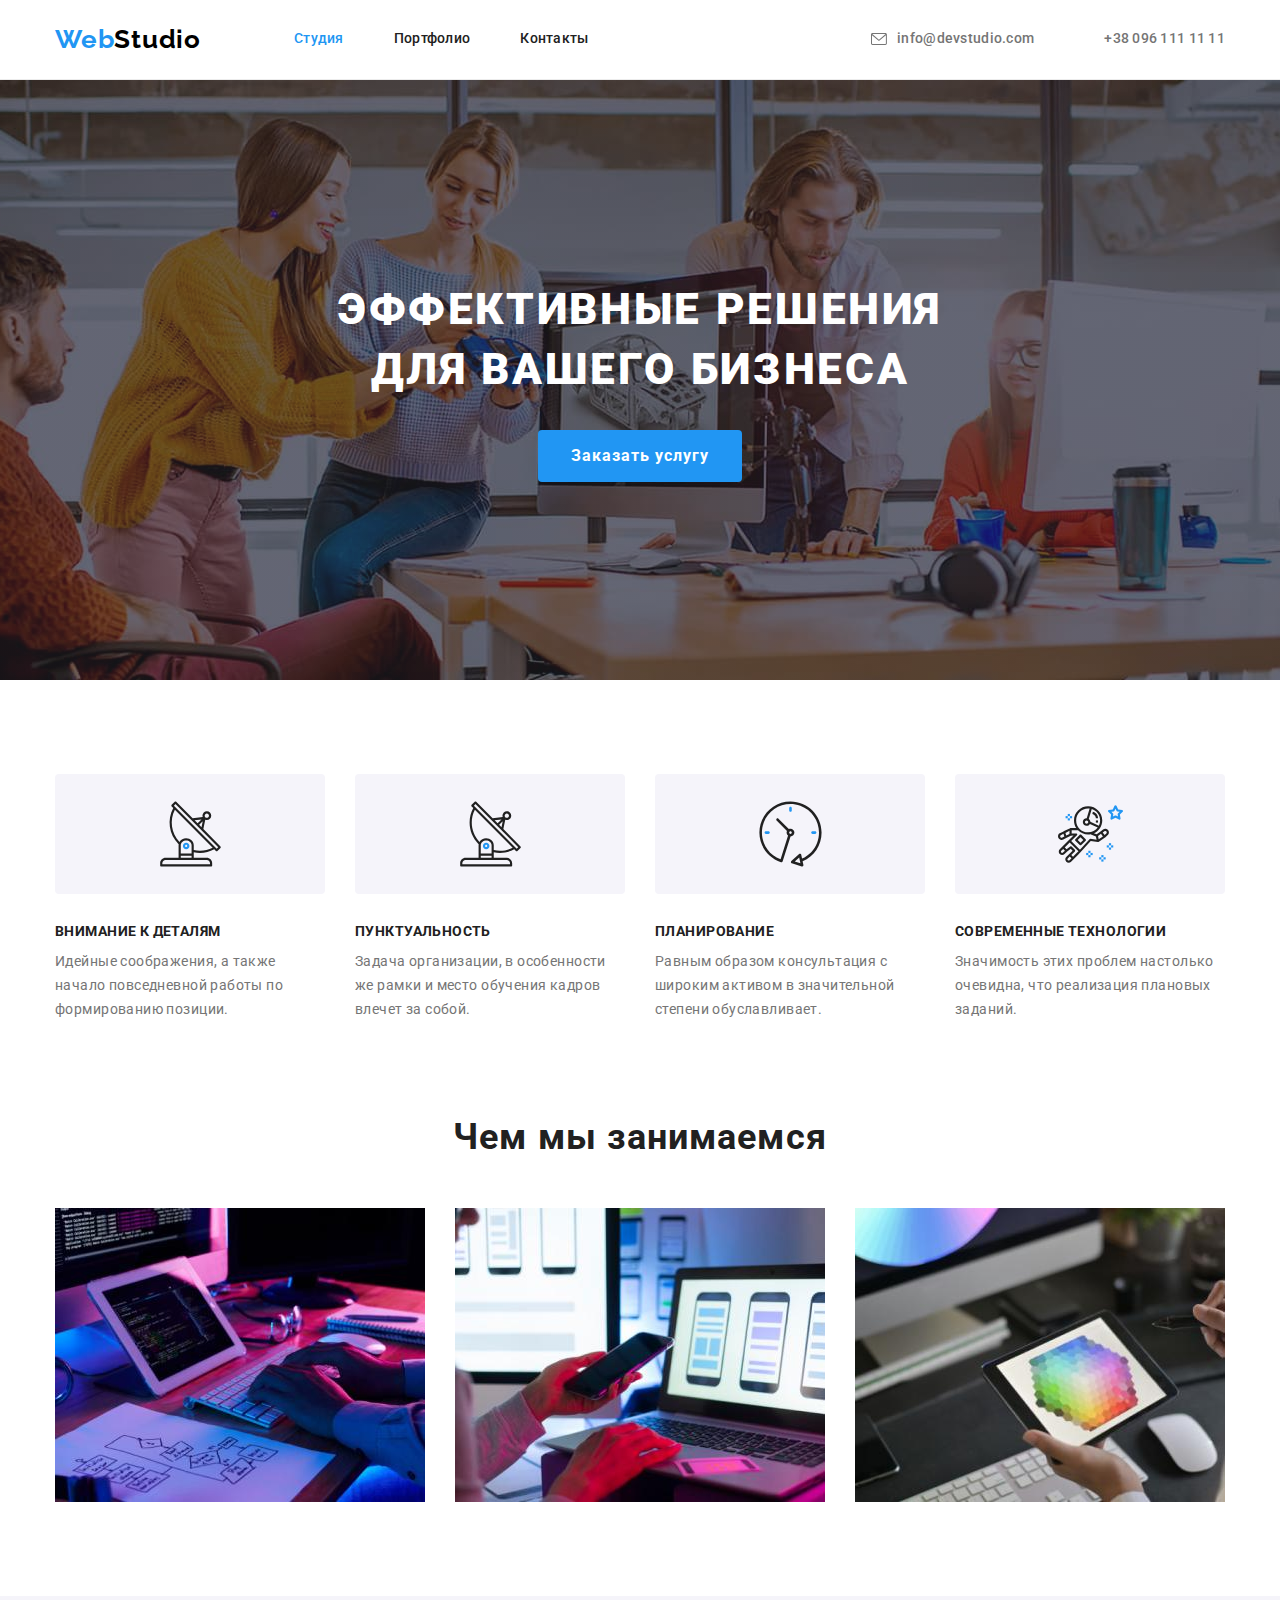
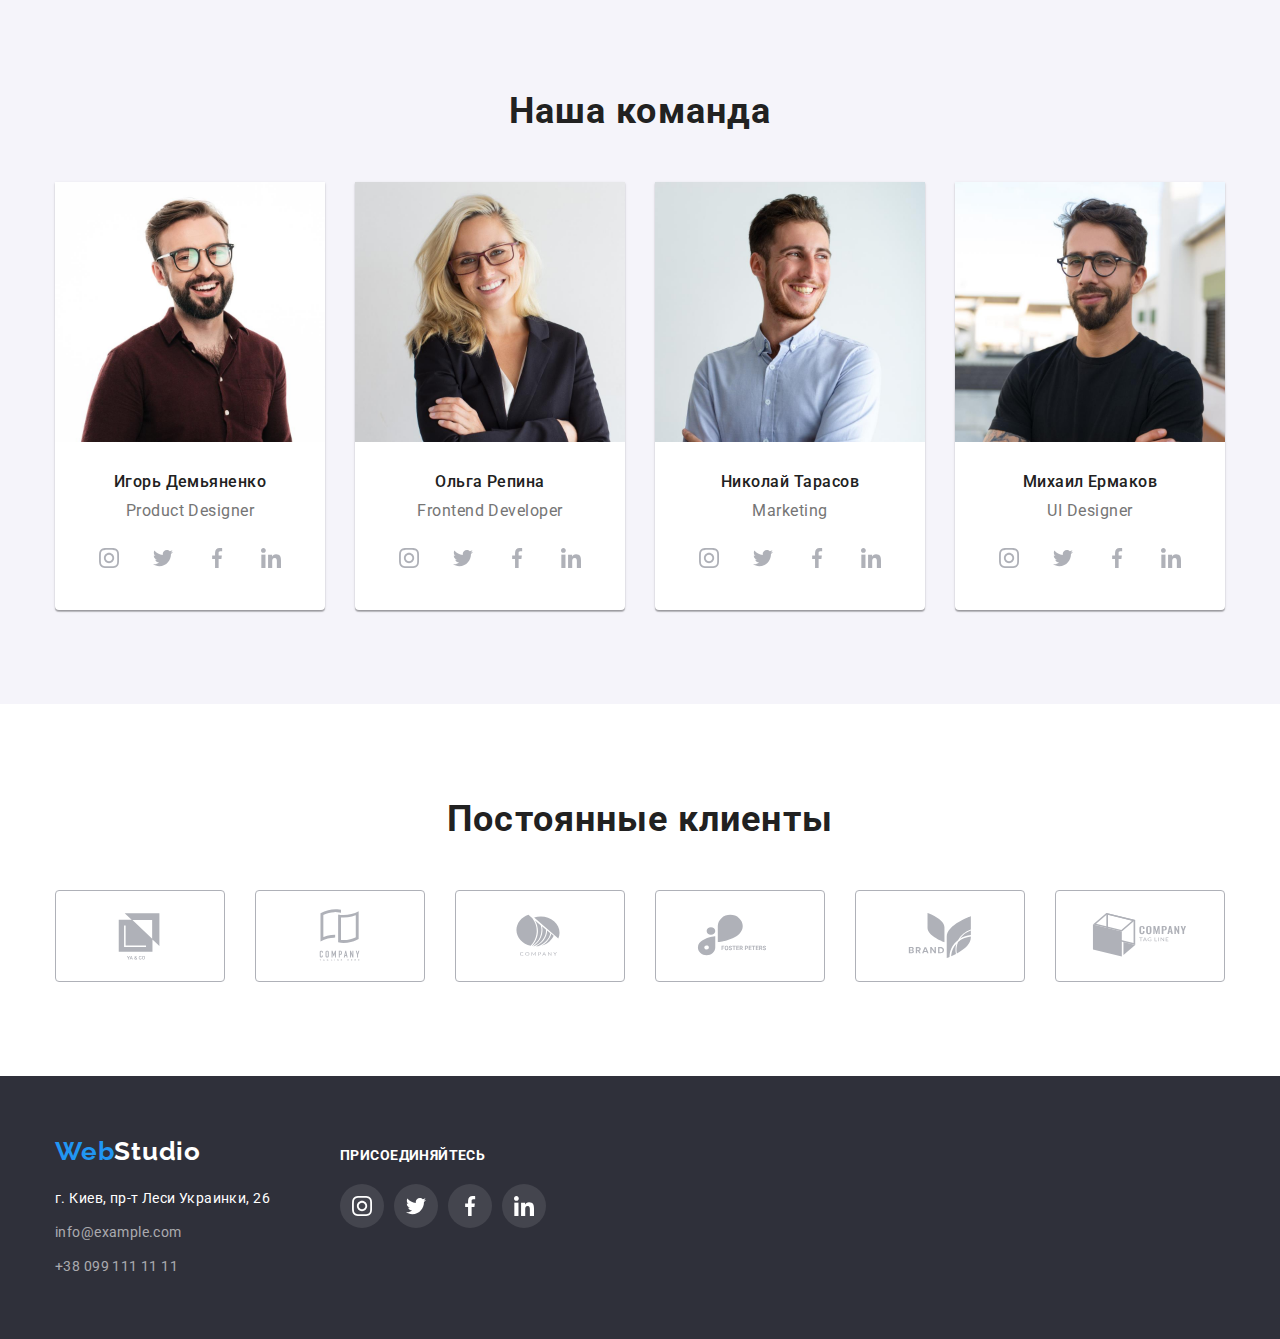
<file: index.html>
<!DOCTYPE html>
<html lang="ru">
  <head>
    <meta charset="UTF-8" />
    <meta http-equiv="X-UA-Compatible" content="IE=edge" />
    <meta name="viewport" content="width=device-width, initial-scale=1.0" />
    <title>Document</title>
    <link rel="preconnect" href="https://fonts.googleapis.com">
    <link rel="preconnect" href="https://fonts.gstatic.com" crossorigin>
    <link href="https://fonts.googleapis.com/css2?family=Raleway:wght@700&family=Roboto:wght@400;500;700;900&display=swap" rel="stylesheet">
    <link rel="stylesheet" href="https://cdnjs.cloudflare.com/ajax/libs/modern-normalize/1.1.0/modern-normalize.min.css" />
    <link rel="stylesheet" href="./css/styles.css" />
  </head>
  <body>
    <!--Header-->
    <header class="page-header section">
      <div class="container page-header-container"><!--page navigation-->
        <nav class="navigation">
          <a href="#" lang="en" class="logo">Web<span class="logo-dark">Studio</span></a>
          <ul class="nav-list">
            <li class="nav-item">
              <a class="nav-link link-active" href="./index.html">Студия</a>
            </li>
            <li class="nav-item">
              <a class="nav-link" href="./portfolio.html">Портфолио</a>
            </li>
            <li class="nav-item">
              <a class="nav-link" href="#">Контакты</a>
            </li>
          </ul>
        </nav>
        <!--contacts info -->
        <ul class="header-contacts">
          <li class="header-contacts-item">
            <a class="header-link-mail" href="mailto:info@devstudio.com">
              <svg class="mail-icon" width="16" height="12">
                <use href="./images/icons.svg/sprite.svg#envelope">
                </use>
              </svg>info@devstudio.com
            </a>
          </li>
          <li class="header-contacts-item">
            <a class="header-link-phone" href="tel:+380961111111">
              <svg class="phone-icon" width="10" height="16">
                <use href="./images/icons.svg/sprite.svg">
                </use>
              </svg>+38 096 111 11 11</a>
          </li>
        </ul>
      </div>
    </header>
    <!-- ============ Hero ======================================-->
    <main>
      <section class="hero">
        <div class="container">
          <h1 class="main-title">Эффективные решения для вашего бизнеса</h1>
          <button class="button" type="button">Заказать услугу</button>
        </div>
      </section>
      <!-- ============ Section features =====-->
      <section class="section">
        <div class="container">
          <h2 class="section-title visually-hidden">Benefits</h2>
          <ul class="feature-list">
            <li class="feature-item">
              <div class="feature-item-icon-wrapper">
                <svg class="feature-list-icon" width="65" height="70">
                  <use href="./images/icons.svg/sprite.svg#antenna"></use>
                </svg>
              </div>
                <h3 class="feature-title">Внимание к деталям</h3>
                <p class="feature-text">
                  Идейные соображения, а также начало повседневной работы по формированию позиции.
                </p>
            </li>
            <li class="feature-item">
              <div class="feature-item-icon-wrapper">
                <svg class="feature-list-icon" width="65" height="70">
                  <use href="./images/icons.svg/sprite.svg#antenna"></use>
                </svg>
              </div>
              <h3 class="feature-title">Пунктуальность</h3>
              <p class="feature-text">
                Задача организации, в особенности же рамки и место обучения кадров влечет за собой.
              </p>
            </li>
            <li class="feature-item">
              <div class="feature-item-icon-wrapper">
                <svg class="feature-list-icon" width="65" height="70">
                  <use href="./images/icons.svg/sprite.svg#clock"></use>
                </svg>
              </div>
              <h3 class="feature-title">Планирование</h3>
              <p class="feature-text">
                Равным образом консультация с широким активом в значительной степени обуславливает.
              </p>
            </li>
            <li class="feature-item">
              <div class="feature-item-icon-wrapper">
                <svg class="feature-list-icon" width="65" height="70">
                  <use href="./images/icons.svg/sprite.svg#astronaut"></use>
                </svg>
              </div>
              <h3 class="feature-title">Современные технологии</h3>
              <p class="feature-text">
                Значимость этих проблем настолько очевидна, что реализация плановых заданий.
              </p>
            </li>
          </ul>
        </div>
      </section>
      <!--Section work-->
      <section class="section-work section">
        <div class="container">
          <h2 class="section-title">Чем мы занимаемся</h2>
          <ul class="work-list">
            <li class="work-item">
              <img
                class="section-work-img"
                src="./images/work/block_scheme2.jpg"
                alt="Руки кодирующие на ноутбуке по блок-схеме"
                width="370"
                height="294"
              />
            </li>
            <li class="work-item">
              <img
                class="section-work-img"
                src="./images/work/mobile_vers2.jpg"
                alt="Экран ноутбука с вариатами моб.приложений"
                width="370"
                height="294"
              />
            </li>
            <li class="work-item">
              <img
                class="section-work-img"
                src="./images/work/laptop_vers2.jpg"
                alt="Планшет с игрой в руках "
                width="370"
                height="294"
              />
            </li>
          </ul>
        </div>
      </section>
      <!--our_team-->
      <section class="section-team section">
        <div class="container">
          <h2 class="section-title">Наша команда</h2>
          <ul class="team-list">
            <li class="team-item">
              <img
                class="section-team-img"
                src="./images/team/ihor_demian2.jpg"
                alt="Фотография Игорь Демьяненко"
                width="270"
                height="260"
              />
              <div class="team-item-wrapper">
                <h3 class="team-title">Игорь Демьяненко</h3>
                <p lang="en" class="team-text">Product Designer</p>
                <ul class="social-list">
                  <li class="social-list-item">
                    <a href="" class="social-list-link">
                      <svg class="social-list-icon" width="20" height="20">
                        <use href="./images/icons.svg/sprite.svg#instagram"></use>
                      </svg>
                    </a>
                  </li>
                  <li class="social-list-item">
                    <a href="" class="social-list-link">
                      <svg class="social-list-icon" width="20" height="20">
                        <use href="./images/icons.svg/sprite.svg#twitter"></use>
                      </svg>
                    </a>
                  </li>
                  <li class="social-list-item">
                    <a href="" class="social-list-link">
                      <svg class="social-list-icon" width="20" height="20">
                        <use href="./images/icons.svg/sprite.svg#facebook"></use>
                      </svg>
                    </a>
                  </li>
                  <li class="social-list-item">
                    <a href="" class="social-list-link">
                      <svg class="social-list-icon" width="20" height="20">
                        <use href="./images/icons.svg/sprite.svg#linkedin"></use>
                      </svg>
                    </a>
                  </li>
                </ul>
              </div>
            </li>
            <li class="team-item">
              <img
                class="section-team-img"
                src="./images/team/olha_repina2.jpg"
                alt="Фотография Ольга Репина"
                width="270"
                height="260"
              />
              <div class="team-item-wrapper">
                <h3 class="team-title">Ольга Репина</h3>
                <p lang="en" class="team-text">Frontend Developer</p>
                <ul class="social-list">
                  <li class="social-list-item">
                    <a href="" class="social-list-link">
                      <svg class="social-list-icon" width="20" height="20">
                        <use href="./images/icons.svg/sprite.svg#instagram"></use>
                      </svg>
                    </a>
                  </li>
                  <li class="social-list-item">
                    <a href="" class="social-list-link">
                      <svg class="social-list-icon" width="20" height="20">
                        <use href="./images/icons.svg/sprite.svg#twitter"></use>
                      </svg>
                    </a>
                  </li>
                  <li class="social-list-item">
                    <a href="" class="social-list-link">
                      <svg class="social-list-icon" width="20" height="20">
                        <use href="./images/icons.svg/sprite.svg#facebook"></use>
                      </svg>
                    </a>
                  </li>
                  <li class="social-list-item">
                    <a href="" class="social-list-link">
                      <svg class="social-list-icon" width="20" height="20">
                        <use href="./images/icons.svg/sprite.svg#linkedin"></use>
                      </svg>
                    </a>
                  </li>
                </ul>
              </div>
            </li>
            <li class="team-item">
              <img
                class="section-team-img"
                src="./images/team/nikolaj_tarasov2.jpg"
                alt="Фотография Николай Тарасов"
                width="270"
                height="260"
              />
              <div class="team-item-wrapper"><h3 class="team-title">Николай Тарасов</h3>
                <p lang="en" class="team-text">Marketing</p>
                <ul class="social-list">
                  <li class="social-list-item">
                    <a href="" class="social-list-link">
                      <svg class="social-list-icon" width="20" height="20">
                        <use href="./images/icons.svg/sprite.svg#instagram"></use>
                      </svg>
                    </a>
                  </li>
                  <li class="social-list-item">
                    <a href="" class="social-list-link">
                      <svg class="social-list-icon" width="20" height="20">
                        <use href="./images/icons.svg/sprite.svg#twitter"></use>
                      </svg>
                    </a>
                  </li>
                  <li class="social-list-item">
                    <a href="" class="social-list-link">
                      <svg class="social-list-icon" width="20" height="20">
                        <use href="./images/icons.svg/sprite.svg#facebook"></use>
                      </svg>
                    </a>
                  </li>
                  <li class="social-list-item">
                    <a href="" class="social-list-link">
                      <svg class="social-list-icon" width="20" height="20">
                        <use href="./images/icons.svg/sprite.svg#linkedin"></use>
                      </svg>
                    </a>
                  </li>
                </ul>
              </div>
            </li>
            <li class="team-item">
              <img
                class="section-team-img"
                src="./images/team/michail_ermakov2.jpg"
                alt="Фотография Михаил Ермаков"
                width="270"
                height="260"
              />
              <div class="team-item-wrapper">
                <h3 class="team-title">Михаил Ермаков</h3>
                <p lang="en" class="team-text">UI Designer</p>
                <ul class="social-list">
                  <li class="social-list-item">
                    <a href="" class="social-list-link">
                      <svg class="social-list-icon" width="20" height="20">
                        <use href="./images/icons.svg/sprite.svg#instagram"></use>
                      </svg>
                    </a>
                  </li>
                  <li class="social-list-item">
                    <a href="" class="social-list-link">
                      <svg class="social-list-icon" width="20" height="20">
                        <use href="./images/icons.svg/sprite.svg#twitter"></use>
                      </svg>
                    </a>
                  </li>
                  <li class="social-list-item">
                    <a href="" class="social-list-link">
                      <svg class="social-list-icon" width="20" height="20">
                        <use href="./images/icons.svg/sprite.svg#facebook"></use>
                      </svg>
                    </a>
                  </li>
                  <li class="social-list-item">
                    <a href="" class="social-list-link">
                      <svg class="social-list-icon" width="20" height="20">
                        <use href="./images/icons.svg/sprite.svg#linkedin"></use>
                      </svg>
                    </a>
                  </li>
                </ul>
              </div>
            </li>
          </ul>
        </div>
      </section>
      <!-- ===CLIENTS -->
      <section class="section-clients section">
        <div class="container">
          <h2 class="section-title">Постоянные клиенты</h2>
          <ul class="clients-list">
            <li class="clients-item">
              <a href="" class="clients-item-link">
                <svg class="clients-list-icon" width="106" height="60">
                  <use href="./images/icons.svg/sprite.svg#company-name-1"></use>
                </svg>
              </a>
            </li>
            <li class="clients-item">
              <a href="" class="clients-item-link">
                <svg class="clients-list-icon">
                  <use href="./images/icons.svg/sprite.svg#company-name-2"></use>
                </svg>
              </a>
            </li>
            <li class="clients-item">
              <a href="" class="clients-item-link">
                <svg class="clients-list-icon">
                  <use href="./images/icons.svg/sprite.svg#company-name-3"></use>
                </svg>
              </a>
            </li>
            <li class="clients-item">
              <a href="" class="clients-item-link">
                <svg class="clients-list-icon">
                  <use href="./images/icons.svg/sprite.svg#company-name-4"></use>
                </svg>
              </a>
            </li>
            <li class="clients-item">
              <a href="" class="clients-item-link">
                <svg class="clients-list-icon">
                  <use href="./images/icons.svg/sprite.svg#company-name-5"></use>
                </svg>
              </a>
            </li>
            <li class="clients-item">
              <a href="" class="clients-item-link">
                <svg class="clients-list-icon">
                  <use href="./images/icons.svg/sprite.svg#company-name-6"></use>
                </svg>
              </a>
            </li>
          </ul>
        </div>
      </section>
    </main>
    <!--Footer-->
    <footer class="page-footer section">
      <div class="container footer-align">
        <div class="footer-address-wrapper">
          <a href="#" class="logo logo-footer">Web<span class="logo-light">Studio</span></a>
          <address class="footer-addr">
            <ul class="footer-list">
              <li class="footer-item">
                <a
                  class="footer-link-location"
                  href="https://goo.gl/maps/vdUjSE2Tv6SdJSwDA"
                  target="_blank"
                  rel="noopener noreferrer"
                  >г. Киев, пр-т Леси Украинки, 26
                </a>
              </li>
              <li class="footer-item">
                <a class="footer-link" href="mailto:info@example.com">info@example.com</a>
              </li>
              <li class="footer-item">
                <a class="footer-link" href="tel:+380991111111">+38 099 111 11 11</a>
              </li>
            </ul>
          </address>
        </div>
        <div class="foter-social-link-wrapper">
          <h3 class="feature-title footer-title">присоединяйтесь</h3>
          <ul class="social-list">
            <li class="social-list-item">
              <a href="" class="social-list-link social-footer">
                <svg class="social-list-icon" width="20" height="20">
                  <use href="./images/icons.svg/sprite.svg#instagram"></use>
                </svg>
              </a>
            </li>
            <li class="social-list-item">
              <a href="" class="social-list-link social-footer">
                <svg class="social-list-icon" width="20" height="20">
                  <use href="./images/icons.svg/sprite.svg#twitter"></use>
                </svg>
              </a>
            </li>
            <li class="social-list-item">
              <a href="" class="social-list-link social-footer">
                <svg class="social-list-icon" width="20" height="20">
                  <use href="./images/icons.svg/sprite.svg#facebook"></use>
                </svg>
              </a>
            </li>
            <li class="social-list-item">
              <a href="" class="social-list-link social-footer">
                <svg class="social-list-icon" width="20" height="20">
                  <use href="./images/icons.svg/sprite.svg#linkedin"></use>
                </svg>
              </a>
            </li>
          </ul>
        </div> 
      </div>
    </footer>
  </body>
</html>
</file>
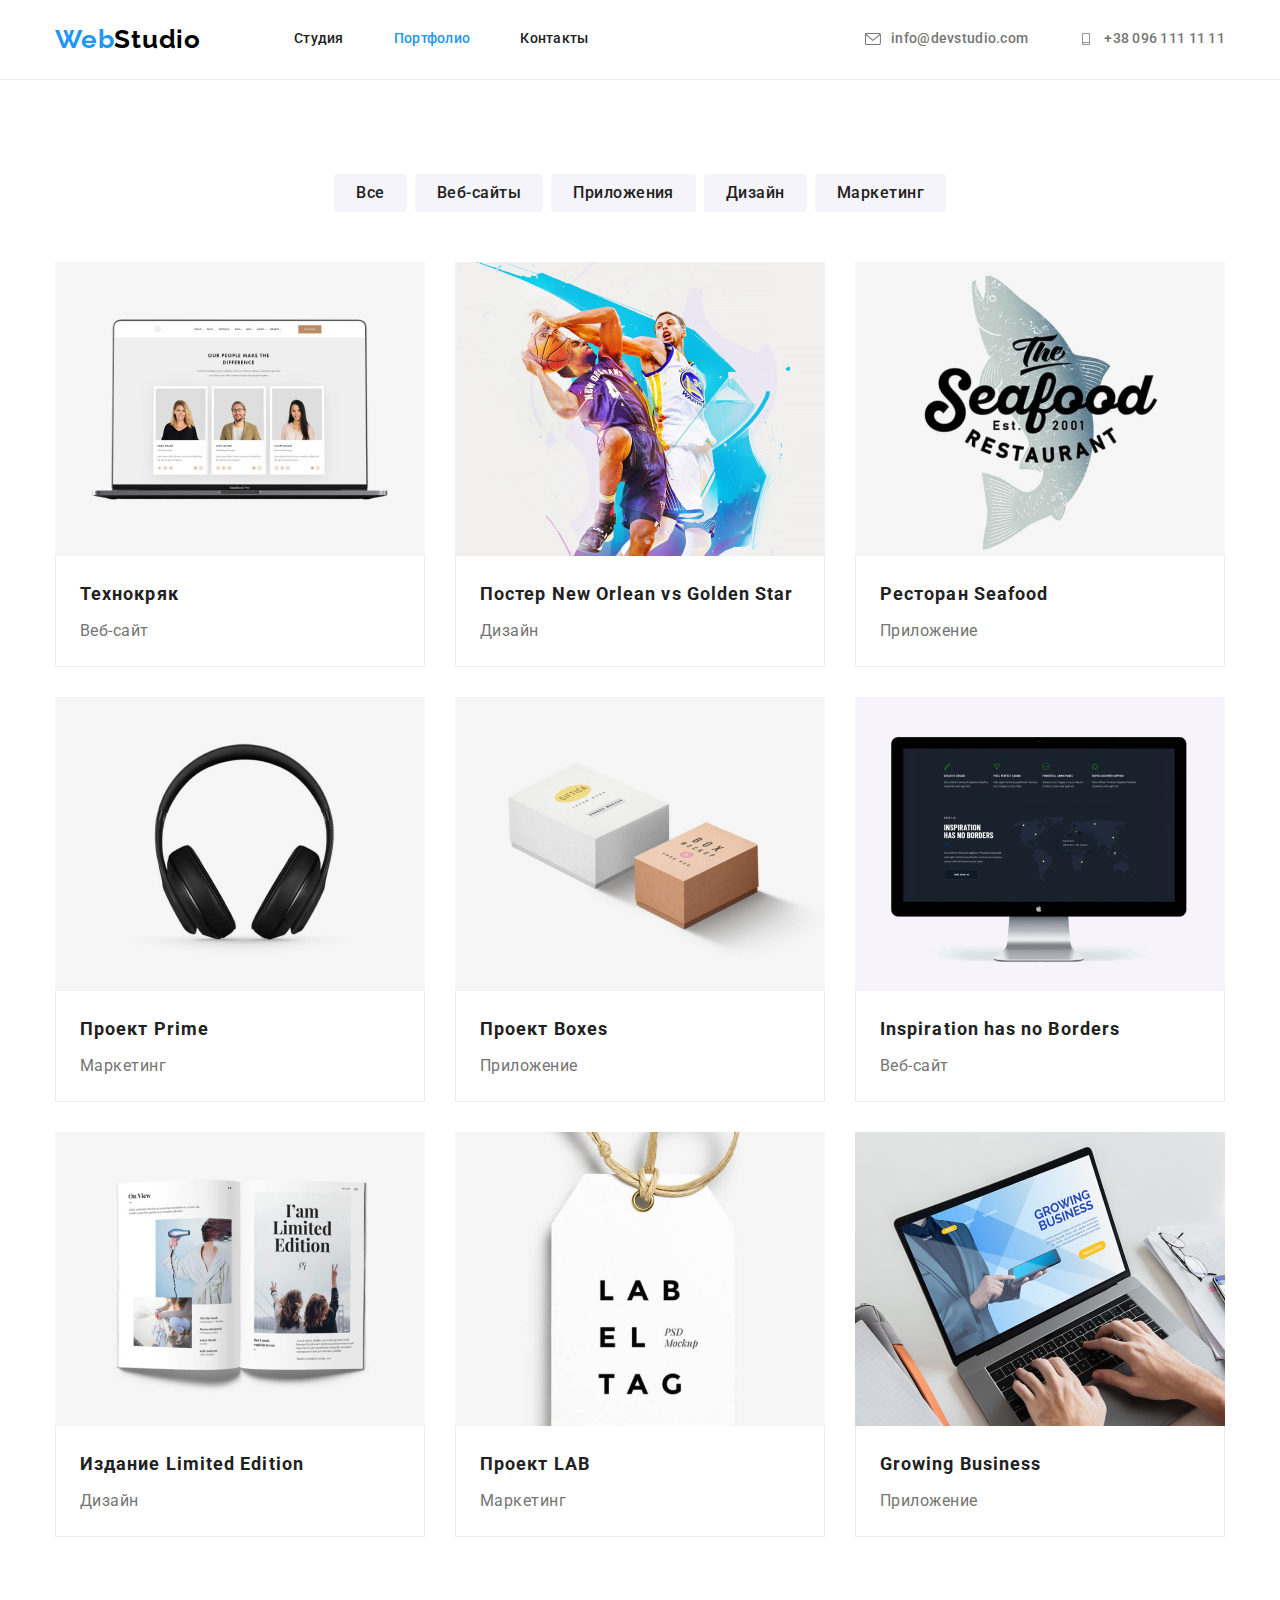
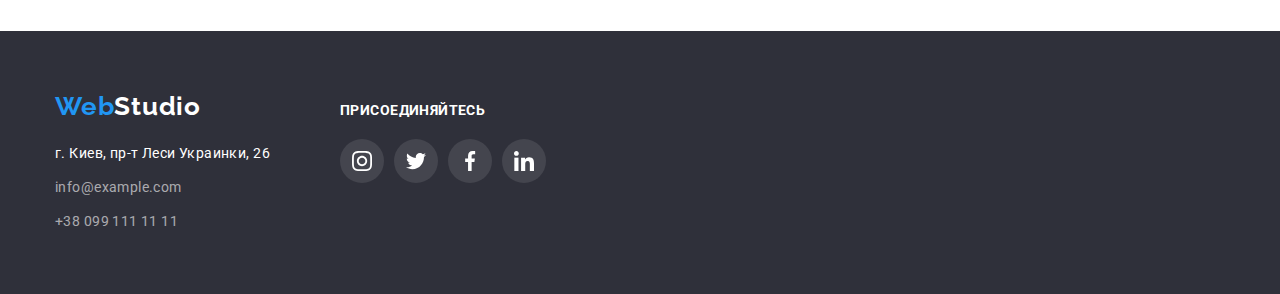
<file: portfolio.html>
<!DOCTYPE html>
<html lang="ru">
  <head>
    <meta charset="UTF-8" />
    <meta http-equiv="X-UA-Compatible" content="IE=edge" />
    <meta name="viewport" content="width=device-width, initial-scale=1.0" />
    <title>Document</title>
    <link rel="preconnect" href="https://fonts.googleapis.com">
    <link rel="preconnect" href="https://fonts.gstatic.com" crossorigin>
    <link href="https://fonts.googleapis.com/css2?family=Raleway:wght@700&family=Roboto:wght@400;500;700;900&display=swap" rel="stylesheet">
    <link rel="stylesheet" href="https://cdnjs.cloudflare.com/ajax/libs/modern-normalize/1.1.0/modern-normalize.min.css" />
    <link rel="stylesheet" href="./css/styles.css" />
  </head>
  <body>
    <!--Header-->
    <header class="page-header section">
      <div class="container page-header-container"><!--page navigation-->
        <nav class="navigation">
          <a href="#" lang="en" class="logo">Web<span class="logo-dark">Studio</span></a>
          <ul class="nav-list">
            <li class="nav-item">
              <a class="nav-link" href="./index.html">Студия</a>
            </li>
            <li class="nav-item">
              <a class="nav-link link-active" href="./portfolio.html">Портфолио</a>
            </li>
            <li class="nav-item">
              <a class="nav-link" href="#">Контакты</a>
            </li>
          </ul>
        </nav>
        <!--contacts info -->
        <ul class="header-contacts">
          <li class="header-contacts-item">
            <a class="header-link-mail" href="mailto:info@devstudio.com">
              <svg class="mail-icon" width="16" height="12">
                <use href="./images/icons.svg/sprite.svg#envelope">
                </use>
              </svg>info@devstudio.com
            </a>
          </li>
          <li class="header-contacts-item">
            <a class="header-link-phone" href="tel:+380961111111">
              <svg class="phone-icon" width="16" height="12">
                <use href="./images/icons.svg/sprite.svg#smartphone">
                </use>
              </svg>+38 096 111 11 11</a>
          </li>
        </ul>
      </div>
    </header>
    <!-- MAIN SECTION -->
    <main>
      <!-- Section filtr -->
      <section class="section">
        <div class="container">
          <h1 class="visually-hidden">Filter</h1>
          <ul class="filter-list">
            <li class="filter-item">
              <button class="filter-btn" type="button">Все</button>
            </li>
            <li class="filter-item">
              <button class="filter-btn" type="button">Веб-сайты</button>
            </li>
            <li class="filter-item">
              <button class="filter-btn" type="button">Приложения</button>
            </li>
            <li class="filter-item">
              <button class="filter-btn" type="button">Дизайн</button>
            </li>
            <li class="filter-item">
              <button class="filter-btn" type="button">Маркетинг</button>
            </li>
          </ul>
          <!-- CONTENT -->
          <ul class="content-list">
            <li class="content-item">
              <a href="" class="content-item-link">
                <img
                class="content-img"
                src="./images/./portfolio_img/technokriak_1.jpg"
                alt="Фото веб-сайта технокряк"
              />
              <div class="content-item-wpapper">
                <h2 class="content-title">Технокряк</h2>
                <p class="content-text">Веб-сайт</p>
              </div>
            </a>
            </li>
            <li class="content-item">
              <a href="" class="content-item-link">
                <img
                class="content-img"
                src="./images/./portfolio_img/poster_new_oll_2.jpg"
                alt="Постер New Orlean vs Golden Sta"
              />
                <div class="content-item-wpapper">
                  <h2 class="content-title">Постер New Orlean vs Golden Star</h2>
                  <p class="content-text">Дизайн</p>
              </div>
            </a>
            </li>
            <li class="content-item">
              <a href="" class="content-item-link">
                <img
                class="content-img"
                src="./images/./portfolio_img/seafood_3.jpg"
                alt="Ресторан Seafood"
              />
              <div class="content-item-wpapper">
                <h2 class="content-title">Ресторан Seafood</h2>
                <p class="content-text">Приложение</p>
              </div>
            </a>
            </li>
            <li class="content-item">
              <a href="" class="content-item-link">
                <img
                class="content-img"
                src="./images/./portfolio_img/prime_4.jpg"
                alt="Фотография наушников"
              />
              <div class="content-item-wpapper">
                <h2 class="content-title">Проект Prime</h2>
                <p class="content-text">Маркетинг</p>
              </div>
            </a>
            </li>
            <li class="content-item">
              <a href="" class="content-item-link">
                <img
                class="content-img"
                src="./images/./portfolio_img/boxes_5.jpg"
                alt="Фото коробок с надписями"
              />
                <div class="content-item-wpapper">
                  <h2 class="content-title">Проект Boxes</h2>
                  <p class="content-text">Приложение</p>
              </div>
            </a>
            </li>
            <li class="content-item">
              <a href="" class="content-item-link">
                <img
                class="content-img"
                src="./images/./portfolio_img/no_borders_6.jpg"
                alt="Фото монитора"
              />
                <div class="content-item-wpapper">
                  <h2 class="content-title">Inspiration has no Borders</h2>
                  <p class="content-text">Веб-сайт</p>
              </div>
            </a>
            </li>
            <li class="content-item">
              <a href="" class="content-item-link">
                <img
                class="content-img"
                src="./images/./portfolio_img/limied_editon7.jpg"
                alt="Фото открытой книги"
              />
                <div class="content-item-wpapper">
                  <h2 class="content-title">Издание Limited Edition</h2>
                  <p class="content-text">Дизайн</p>
              </div>
            </a>
            </li>
            <li class="content-item">
              <a href="" class="content-item-link">
                <img
                class="content-img"
                src="./images/./portfolio_img/lab_8.jpg"
                alt="Фотография этикетки"
              />
                <div class="content-item-wpapper">
                  <h2 class="content-title">Проект LAB</h2>
                  <p class="content-text">Маркетинг</p>
              </div>
            </a>
            </li>
            <li class="content-item">
              <a href="" class="content-item-link">
                <img
                class="content-img"
                src="./images/./portfolio_img/grow_bisn_9.jpg"
                alt="Фото открытого планшета"
              />
                <div class="content-item-wpapper">
                  <h2 class="content-title">Growing Business</h2>
                  <p class="content-text">Приложение</p>
              </div>
            </a>
            </li>
          </ul>
        </div>
      </section>
    </main>
    <!--Footer-->
    <footer class="page-footer section">
      <div class="container footer-align">
        <div class="footer-address-wrapper">
          <a href="#" class="logo logo-footer">Web<span class="logo-light">Studio</span></a>
          <address class="footer-addr">
            <ul class="footer-list">
              <li class="footer-item">
                <a
                  class="footer-link-location"
                  href="https://goo.gl/maps/vdUjSE2Tv6SdJSwDA"
                  target="_blank"
                  rel="noopener noreferrer"
                  >г. Киев, пр-т Леси Украинки, 26
                </a>
              </li>
              <li class="footer-item">
                <a class="footer-link" href="mailto:info@example.com">info@example.com</a>
              </li>
              <li class="footer-item">
                <a class="footer-link" href="tel:+380991111111">+38 099 111 11 11</a>
              </li>
            </ul>
          </address>
        </div>
        <div class="foter-social-link-wrapper">
          <h3 class="feature-title footer-title">присоединяйтесь</h3>
          <ul class="social-list">
            <li class="social-list-item">
              <a href="" class="social-list-link social-footer">
                <svg class="social-list-icon" width="20" height="20">
                  <use href="./images/icons.svg/sprite.svg#instagram"></use>
                </svg>
              </a>
            </li>
            <li class="social-list-item">
              <a href="" class="social-list-link social-footer">
                <svg class="social-list-icon" width="20" height="20">
                  <use href="./images/icons.svg/sprite.svg#twitter"></use>
                </svg>
              </a>
            </li>
            <li class="social-list-item">
              <a href="" class="social-list-link social-footer">
                <svg class="social-list-icon" width="20" height="20">
                  <use href="./images/icons.svg/sprite.svg#facebook"></use>
                </svg>
              </a>
            </li>
            <li class="social-list-item">
              <a href="" class="social-list-link social-footer">
                <svg class="social-list-icon" width="20" height="20">
                  <use href="./images/icons.svg/sprite.svg#linkedin"></use>
                </svg>
              </a>
            </li>
          </ul>
        </div> 
      </div>
    </footer>
  </body>
</html>
</file>
<file: css/styles.css>
/* цвет остовного текста color: #757575; */
/* вторичныу цвет текста color: #212121; */
/* color: #FFFFFF; */
/* акцент  color: #2196F3;*/
/* hover change #188CE8; */
/* background: #E5E5E5; */
/* second background lite: #F5F4FA; 
logo color dark color: #000000;
section background dark: #2F303A;
*/
:root{
    --primary-font-family:'Roboto', sans-serif;
    --secondary-font-family:'Raleway', sans-serif;
    --primary-font-weight: 400;
    --secondary-font-weight: 700;
    --accent-color: #2196F3;
    --btn-other-color: #188CE8;
    --main-p-color: #757575;
    --main-h-color:#212121;
    --main-white-color:#FFFFFF;
    --logo-dark-color:#000000;
    --main-bg-lite-color:#F5F4FA;
    --main-bg-dark-color:#2F303A;
    --box-shadow-filter:0px 3px 1px rgba(0, 0, 0, 0.1), 0px 1px 2px rgba(0, 0, 0, 0.08), 0px 2px 2px rgba(0, 0, 0, 0.12);
    --box-shadow-team-item-box: 0px 1px 3px rgba(0, 0, 0, 0.12), 0px 1px 1px rgba(0, 0, 0, 0.14), 0px 2px 1px rgba(0, 0, 0, 0.2);
    --footer-link-col:rgba(255, 255, 255, 0.6);
    --hero-btn-box-shadow:rgba(0, 0, 0, 0.15);
    --primary-letter-spacing: 0.03em;
    --secondary-letter-spacing: 0.06em;
    --header-border-color: #ECECEC;
    --background-color-hero:#C4C4C4;
    --icons-main-color:#AFB1B8;
    --content-border-color:#EEEEEE;

}

h1,
h2,
h3,
p{
    margin-top: 0px;
    margin-bottom: 0px;
}
ul,
ol{
    margin-top: 0px;
    margin-bottom: 0px;
    padding-left: 0px;
    list-style: none;
}
img{
    display: block;
    max-width: 100%;
    height: auto;
}

a{
    text-decoration: none;
}
body{
    font-family:var(--primary-font-family);
    background-color: var(--main-white-color);
    color: var(--main-p-color);
}
.visually-hidden { 
    position: absolute; 
    width: 1px; 
    height: 1px; 
    margin: -1px; 
    border: 0; 
    padding: 0; 
    white-space: nowrap; 
    clip-path: inset(100%); 
    clip: rect(0 0 0 0); 
    overflow: hidden; 
    } 
    .section{
        padding: 94px 0;
    }
    .container{
        width: 1200px;
        margin-left: auto;
        margin-right: auto;
        padding-left: 15px;
        padding-right: 15px;
    }
/* ========================== HEADER================================ */

.page-header{
    border-bottom-width: 1px;
    border-bottom-style: solid;
    border-bottom-color: var(--header-border-color);
    padding-top: 24px;
    padding-bottom: 24px;
}
.page-header-container{
    display: flex;
    align-items: center;
    /* -- Можно justify-content: space-between; если 2 флекс элемента, и убрать margin-left: auto; в header-contacts ---*/
    
    
}
.navigation{
    display: flex;
    align-items: center;
}
.nav-list{
    display: flex;
}
.header-contacts{
    display: flex;
    margin-left: auto;
}
.logo {
    font-family: var(--secondary-font-family);
    font-weight: var(--secondary-font-weight);
    font-size: 26px;
    line-height: 1.19;
    letter-spacing: var(--primary-letter-spacing);
    color: var(--accent-color);
    margin-right: 93px;
}

.logo-dark {
    color: var(--logo-dark-color);
}
.nav-item:not(:last-child){
    margin-right: 50px;
}
.header-contacts-item:not(:last-child){
    margin-right: 50px;
}

.nav-link, 
.header-link-phone,
.header-link-mail{
    display: flex;
    font-weight: 500;
    font-size: 14px;
    line-height: 1.14;
    align-items: center;
    letter-spacing: 0.02em;
    color: var(--main-h-color);
}
.header-link-phone,
.header-link-mail{
    color: var(--main-p-color);
}

.mail-icon, 
.phone-icon{
    fill: currentColor;
    margin-right: 10px;
}

.nav-link:hover, 
.header-link-phone:hover, 
.header-link-mail:hover,
.nav-link:focus,
.header-link-phone:focus,
.header-link-mail:focus
{
    color: var(--accent-color);
}

.link-active {
    color: var(--accent-color);
}

.phone-icon:hover,
.mail-icon:hover,
.phone-icon:focus,
.mail-icon:focus
{
    fill: var(--accent-color);
}

/* =================== /HEADER ================================= */

/* ======================== Section MAIN ========================= */
/* ============= HERO ================ */
.hero {
    height: 600px;
    background: var(--main-bg-dark-color);
    background-position: center;
    background-repeat: no-repeat;
    padding-top: 200px;
    padding-bottom: 200px;
    background-color: var(--background-color-hero);
    background-image: linear-gradient(to right, rgba(47, 48, 58, 0.4), rgba(47, 48, 58, 0.4)), url("../images/hero/hero-main-photo.jpg");
    text-align: center;
    margin: 0 auto;
    max-width: 1600px;
    background-size: cover;
}

.main-title {
    width: 696px;
    margin-top: 0px;
    margin-bottom: 30px;
    margin-left: auto;
    margin-right: auto;
    font-weight: 900;
    font-size: 44px;
    line-height: 1.36;
    letter-spacing: var(--secondary-letter-spacing);
    text-transform: uppercase;
    color: var(--main-white-color);
}
.button{
    min-width: 200px;
    font-family: inherit;
    font-weight: var(--secondary-font-weight);
    font-size: 16px;
    line-height: 1.88;
    cursor: pointer;
    letter-spacing: var(--secondary-letter-spacing);
    box-shadow: var(--hero-btn-box-shadow);
    color: var(--main-white-color);
    background-color: var(--accent-color);
    border-radius: 4px;
    padding: 10px 32px;
    border: 1px solid transparent;
}
.button:hover {
    background-color: var(--btn-other-color);
    color: var(--main-white-color);
}


/* =========================== FEATURES ============================== */
.feature-title{
    margin-top: 0px;
    margin-bottom: 10px;
    font-weight: var(--secondary-font-weight);
    font-size: 14px;
    line-height: 1.14;
    letter-spacing: var(--primary-letter-spacing);
    text-transform: uppercase;
    color: var(--main-h-color);
}
.feature-text,
.footer-link,
.footer-link-location{
    font-weight: var(--primary-font-weight);
    font-size: 14px;
    line-height: 1.71;
    letter-spacing: var(--primary-letter-spacing);
    margin-top: 0px;
}

.feature-list{
    display: flex;
    flex-wrap: wrap;
    margin: -15px;
}
.feature-item{
    margin: 15px;
    flex-basis: calc((100% - 120px) / 4);
}
.feature-item-icon-wrapper{
    display: flex;
    /* content: " "; */
    width: 270px; 
    height: 120px;
    align-items: center;
    justify-content: center;
    margin-bottom: 30px;
    background: var(--main-bg-lite-color);
    border-radius: 4px;
} 

/* ==== Второй способ добавления элементов ======
 Получается что калькулятор не правильно работает 
 с построением через  nth-child ? 
 если поменяем  С width: 270px; На flex-basis: calc((100%-90px) / 4); или даже 100%-120px */

/* .feature-list{
    display: flex;
    flex-wrap: wrap;
}
.feature-item{
    width: 270px;
}
.feature-item:not(:nth-child(4n)){
    margin-right: 30px;
}
.feature-item:not(:nth-last-child(-n+4)){
    margin-bottom: 30px;
} */

/* ==== Третий gap способ добавления элементов ====== */
/* == НЕ РАБОТАЕТ ТОЖЕ !! если calc((100%-90px) / 4) */

/* .feature-list{
    gap: 30px;
    display: flex;
    flex-wrap: wrap;
}
.feature-item{
    flex-basis: calc((100%-120px) / 4);
} */

/* =========================== /FEATURES ============================== */

/* ======================== WORK ======================================== */

.work-list{
    display: flex;
    flex-wrap: wrap;
    margin-left: -30px;
    margin-top: -30px;
}
.work-item{
    flex-basis: calc((100% - 90px) / 3);
    margin-left: 30px;
    margin-top: 30px;
}

/* ===Также не совсем правильно работает */
/* .work-list{
    display: flex;
    flex-wrap: wrap;
}
.work-item{
    flex-basis: calc((100% - 90px) / 3);
}
 .work-item:not(:nth-child(3n)){
    margin-right: 30px;
}
.work-item:not(:nth-last-child(-n+3)){
    margin-bottom: 30px;
} */


.section-title{
        font-weight: var(--secondary-font-weight);
        font-size: 36px;
        line-height: 1.17;
        text-align: center;
        letter-spacing: var(--primary-letter-spacing);
        color: var(--main-h-color);
        margin-bottom: 50px;
}
.section-work{
    padding-top: 0;
}
/* ======================== /WORK ======================================== */

/* ======================== TEAM ========================================== */
.section-team{
    background: var(--main-bg-lite-color);
}
/* .team-list{
    display: flex;
    flex-wrap: wrap;
}
.team-item:not(:nth-child(4n)){
    margin-right: 30px;
}
.team-item:not(:nth-last-child(-n+4)){
    margin-bottom: 30px;
} */

.team-list{
    display: flex;
    flex-wrap: wrap;
    margin-left: -30px;
    margin-top: -30px
}
.team-item{
    flex-basis: calc((100% - 120px) / 4);
    margin-left: 30px;
    margin-top: 30px;
    background: var(--main-white-color);
    box-shadow: var(--box-shadow-team-item-box);
    border-radius: 0px 0px 4px 4px;
}
.team-item-wrapper{
    padding: 30px 0;

}

.team-title{
    font-weight: 500;
    font-size: 16px;
    line-height: 1.19;
    text-align: center;
    letter-spacing: var(--primary-letter-spacing);
    color: var(--main-h-color);
    margin-bottom: 10px;
}
.team-text{
    font-weight: var(--primary-font-weight);
    font-size: 16px;
    line-height: 1.19;
    text-align: center;
    margin-bottom: 16px;
    letter-spacing: var(--primary-letter-spacing);
}
.social-list{
    display: flex;
    justify-content: center;
}
.social-list-link{
    display: flex;
    align-items: center;
    justify-content: center;
    width: 44px;
    height: 44px;
    fill: var(--icons-main-color);
    background-color: var(--main-white-color);
    border-radius: 50%;
}
.social-list-item:not(:last-child){
    margin-right: 10px;
}
.social-list-link:hover .social-list-icon,
.social-list-link:focus .social-list-icon
{
    fill: var(--main-white-color);
}

/* .social-list-link:hover,
.social-list-link:focus
 {
    background-color: var(--accent-color);
} */

/* ======================== /TEAM ========================================== */
/* ===== CLIENTS ===================================== */

.clients-list{
    display: flex;
    flex-wrap: wrap;
    margin-left: -30px;
    margin-top: -30px;
}
.clients-item{
    flex-basis: calc((100% - 180px) / 6);
    margin-left: 30px;
    margin-top: 30px;

}

.clients-item-link{
    display: flex;
    align-items: center;
    justify-content: center;
    width: 170px;
    height: 92px;
    box-sizing: border-box;
    border: 1px solid var(--icons-main-color);
    border-radius: 4px;;
}
.clients-list-icon{
    width: 106px;
    height:60px;
    fill: var(--icons-main-color);
}
.clients-item-link:hover,
.clients-item-link:focus
{
    border: 1px solid var(--accent-color);
}
.clients-item-link:hover .clients-list-icon,
.clients-item-link:focus .clients-list-icon
{
    fill: var(--accent-color);
}


/* ===== /CLIENTS ===================================== */

/* ===================== /MAIN ====================================== */

/* ============================= FOOTER ========================= */
.page-footer {
    background: var(--main-bg-dark-color);
    /* padding-top: 45px;
    padding-bottom: 75px; */
    padding: 60px 0;

}
.logo-footer{
    display: inline-block;
    margin-right: 0;
    margin-bottom: 20px;
}
.footer-item{
    font-style: normal;
}
.footer-item:not(:last-child){
    margin-bottom: 10px;
}
.footer-link{
    color: var(--footer-link-col)
}
.logo-light, 
.footer-link-location{
    color: var(--main-white-color)
}
.footer-title{
    color: var(--main-white-color);
    margin-bottom: 20px;
}
.footer-link:hover,
.footer-link:focus{
    color: var(--accent-color);
}

.footer-align{
    align-items: baseline;
    display: flex;
}
.footer-address-wrapper{
    margin-right: 70px;
}
/* .foter-social-link-wrapper{
    margin-top: 72px;
    margin-bottom: 100px;
} */
.social-list-link.social-footer{
    fill: var(--main-white-color);
    background-color: rgba(255, 255, 255, 0.1);
}
.social-list-link:hover,
.social-list-link:focus
 {
    background-color: var(--accent-color);
}


/* ============================= /FOOTER ========================= */

/* ============================= PORTFOLIO html ====================== */
/* ====  filter ==== */

.filter-list{
    display: flex;
    flex-wrap: wrap;
    margin-bottom: 50px;
    justify-content: center;
}
.filter-item:not(:last-child){
    margin-right: 8px;
    
}
.filter-btn {
    min-width: 73px;
    font-family: inherit;
    font-weight: 500;
    font-size: 16px;
    line-height: 1.63;
    letter-spacing: var(--primary-letter-spacing);
    color: var(--main-h-color);
    border: none;
    background: var(--main-bg-lite-color);
    border-radius: 4px;
    cursor: pointer;
    padding: 6px 22px;
}

.filter-btn:hover,
.filter-btn:focus{
    background-color: var(--accent-color);
    box-shadow: var(--box-shadow-filter);
    border-radius: 4px;
    color: var(--main-white-color);
}
/* ===== /filter ====-=== */
/* ====== Content =======*/

.content-item-link{
    display: block;
}
.content-item-link:hover,
.content-item-link:focus{
    background: var(--main-white-color);
    box-shadow: 0px 1px 1px rgba(0, 0, 0, 0.12), 0px 4px 4px rgba(0, 0, 0, 0.06), 1px 4px 6px rgba(0, 0, 0, 0.16);  
} 
.content-list{
    display: flex;
    flex-wrap: wrap;
    margin-left: -30px;
    margin-top: -30px;
}
.content-item{
    flex-basis: calc((100% - 90px) / 3);
    margin-left: 30px;
    margin-top: 30px;
}
.content-item-wpapper{
    border: 1px solid var(--header-border-color);
    border-top: none;
    padding: 20px 24px;
}

.content-title{
    font-weight: var(--secondary-font-weight);
    font-size: 18px;
    line-height: 2;
    letter-spacing: 0.06em;
    color: var(--main-h-color);
    margin-bottom: 4px;
}
.content-text{
    font-weight: var(--primary-font-weight);
    font-size: 16px;
    line-height: 1.88;
    letter-spacing: var(--primary-letter-spacing);
    color: var(--main-p-color);
}


/* ====== /Content =======*/
/* ============================= /PORTFOLIO html ====================== */
</file>
